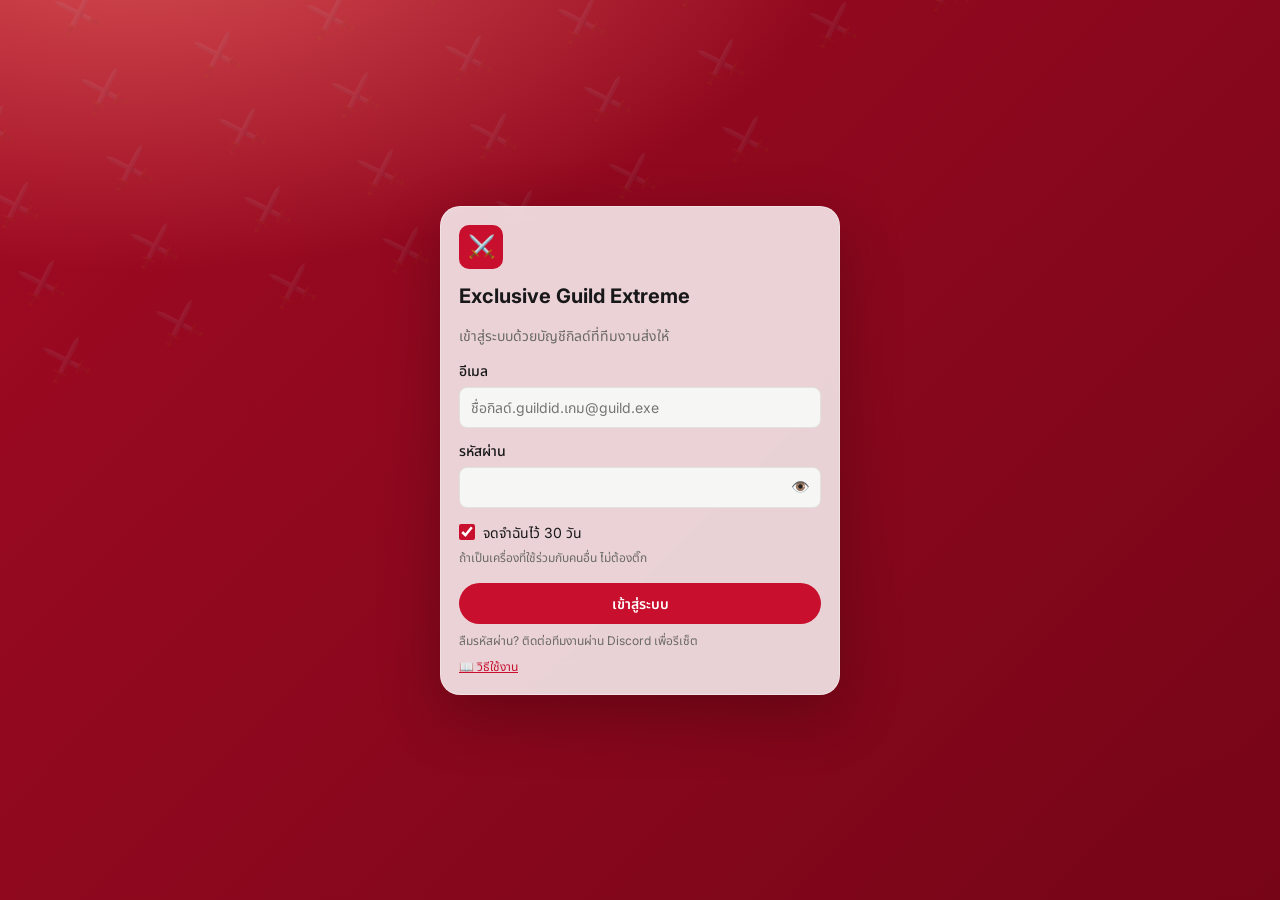
<file: docs/index.html>
<!doctype html>
<html lang="th">
<head>
<meta charset="utf-8">
<meta name="viewport" content="width=device-width, initial-scale=1">
<meta name="theme-color" content="#c8102e">
<title>Exclusive Guild Report</title>
<link rel="manifest" href="manifest.json">
<link rel="icon" type="image/png" sizes="192x192" href="icon-192.png">
<link rel="apple-touch-icon" href="icon-180.png">
<meta name="apple-mobile-web-app-capable" content="yes">
<meta name="mobile-web-app-capable" content="yes">
<meta name="apple-mobile-web-app-title" content="Guild Report">
<meta name="apple-mobile-web-app-status-bar-style" content="default">
<link rel="preconnect" href="https://fonts.googleapis.com">
<link href="https://fonts.googleapis.com/css2?family=Inter:wght@400;500;600;700&family=Noto+Sans+Thai:wght@400;500;600;700&display=swap" rel="stylesheet">
<link rel="stylesheet" href="style.css">
</head>
<body>
<div id="toast"></div>

<!-- วิธีใช้งาน (เปิดได้ทั้งก่อนและหลัง Login) -->
<div id="help" class="overlay" hidden>
  <div class="card help" role="dialog" aria-modal="true" aria-labelledby="help-t">
    <div class="help-head"><h2 id="help-t">📖 วิธีใช้งาน</h2><button class="icon" id="help-x" aria-label="ปิด">✕</button></div>
    <h3>1️⃣ เข้าสู่ระบบ</h3>
    <ul>
      <li>ใช้อีเมล + รหัสผ่านที่ทีมงานส่งให้ในห้องส่วนตัวของกิลด์</li>
      <li>เข้าครั้งแรก ระบบให้ตั้งรหัสผ่านใหม่ (อย่างน้อย 8 ตัว)</li>
      <li>ติ๊ก <b>"จดจำฉันไว้ 30 วัน"</b> จะได้ไม่ต้อง Login บ่อย (เครื่องที่ใช้ร่วมกับคนอื่นไม่ต้องติ๊ก)</li>
    </ul>
    <h3>2️⃣ ส่ง Report</h3>
    <ul>
      <li>แท็บ <b>ส่ง Report</b> → เลือก Mission → วางลิงก์หลักฐาน <b>1 กล่อง = 1 ลิงก์</b> → กดส่ง</li>
      <li>หลายลิงก์: กด <b>＋ เพิ่มลิงก์</b> · วางหลายลิงก์ในกล่องเดียวระบบแยกให้เอง · หรือ <b>📂 นำเข้าลิงก์จากไฟล์</b> (.txt .csv .xlsx)</li>
      <li>รูปหลักฐาน: กด <b>🖼️ เพิ่มรูป</b> · ลากรูปมาวาง · หรือแคปหน้าจอแล้วกด <b>Ctrl+V</b> — 1 รูป = 1 กล่อง นับเหมือนลิงก์ (รูปเก็บเป็นความลับ ทีมงานเท่านั้นที่เปิดดูได้)</li>
      <li>โพสต์ต้องเป็น <b>สาธารณะ</b> และติด Hashtag ตามกติกาของเกม</li>
      <li>1 ลิงก์ส่งได้ 1 ครั้ง · แต่ละ Mission มีจำนวนสูงสุดต่อเดือน (ดูในรายละเอียด Mission)</li>
    </ul>
    <h3>👥 รายชื่อสมาชิก</h3>
    <ul>
      <li>แท็บ <b>สมาชิก</b> → เพิ่มทีละคน · <b>วางจาก Excel</b> (ชื่อตัวละคร | EXE Number | Level) · หรือนำเข้าไฟล์ .csv / .xlsx → กด <b>💾 บันทึกรายชื่อ</b></li>
      <li>ได้รับ Benefit เฉพาะสมาชิกที่ Level ถึงเกณฑ์ (แถบเขียว = ผ่าน) · ทีมงานล็อกรายชื่อทุกวันสุดท้ายของเดือนเพื่อแจกรางวัล</li>
    </ul>
    <h3>3️⃣ ดูคะแนน</h3>
    <ul>
      <li>แท็บ <b>คะแนน</b> → คะแนนเดือนนี้ · สะสมทั้งปี · อีกกี่คะแนนถึง Rank S / SS</li>
      <li>แท็บ <b>ประวัติ</b> → 🟡 รอตรวจ · 🟢 อนุมัติ · 🔴 ปฏิเสธ (มีเหตุผลบอก แก้แล้วส่งใหม่ได้)</li>
      <li>คะแนนนับเมื่อทีมงาน <b>อนุมัติ</b> แล้วเท่านั้น · นับรอบวันที่ 1 – สิ้นเดือน</li>
    </ul>
    <h3>❓ ลืมรหัส / เข้าไม่ได้</h3>
    <ul><li>แจ้งทีมงานในห้องส่วนตัวของกิลด์ ทีมงานจะรีเซ็ตรหัสให้</li></ul>
    <p class="note muted">💡 เพิ่มเว็บนี้ลงหน้าจอหลักมือถือได้: Android ⋮ → เพิ่มลงในหน้าจอหลัก · iPhone ปุ่มแชร์ → เพิ่มไปยังหน้าจอโฮม</p>
  </div>
</div>

<!-- Login -->
<section id="v-login" class="view center">
  <form class="card narrow" id="f-login">
    <div class="logo">⚔️</div>
    <h2>Exclusive Guild Extreme</h2>
    <p class="muted">เข้าสู่ระบบด้วยบัญชีกิลด์ที่ทีมงานส่งให้</p>
    <label for="l-email">อีเมล</label>
    <input id="l-email" type="email" autocomplete="username" required placeholder="ชื่อกิลด์.guildid.เกม@guild.exe">
    <label for="l-pass">รหัสผ่าน</label>
    <input id="l-pass" type="password" autocomplete="current-password" required>
    <label class="check"><input id="l-remember" type="checkbox" checked> จดจำฉันไว้ 30 วัน</label>
    <p class="note muted" style="margin-top:2px">ถ้าเป็นเครื่องที่ใช้ร่วมกับคนอื่น ไม่ต้องติ๊ก</p>
    <button class="btn" type="submit">เข้าสู่ระบบ</button>
    <p class="note muted">ลืมรหัสผ่าน? ติดต่อทีมงานผ่าน Discord เพื่อรีเซ็ต</p>
    <p class="note"><a href="#" class="open-help">📖 วิธีใช้งาน</a></p>
  </form>
</section>

<!-- Change password -->
<section id="v-pass" class="view center">
  <form class="card narrow" id="f-pass">
    <div class="logo">🔑</div>
    <h2>ตั้งรหัสผ่านใหม่</h2>
    <p class="muted" id="pass-hint">เพื่อความปลอดภัย กรุณาเปลี่ยนรหัสผ่านก่อนใช้งาน</p>
    <label for="p-old">รหัสผ่านเดิม</label>
    <input id="p-old" type="password" autocomplete="current-password" required>
    <label for="p-new">รหัสผ่านใหม่ (อย่างน้อย 8 ตัว)</label>
    <input id="p-new" type="password" autocomplete="new-password" minlength="8" required>
    <label for="p-new2">ยืนยันรหัสผ่านใหม่</label>
    <input id="p-new2" type="password" autocomplete="new-password" minlength="8" required>
    <button class="btn" type="submit">บันทึกรหัสผ่าน</button>
    <button class="btn ghost" type="button" id="p-cancel" hidden>ยกเลิก</button>
  </form>
</section>

<!-- App -->
<section id="v-app" class="view">
  <header class="bar">
    <div class="brand">
      <b id="g-name">—</b>
      <span class="muted" id="g-game"></span>
    </div>
    <nav class="tabs">
      <button class="tab on" data-p="dash"><i>📊</i> คะแนน</button>
      <button class="tab" data-p="send"><i>📤</i> ส่ง Report</button>
      <button class="tab" data-p="hist"><i>🕘</i> ประวัติ</button>
      <button class="tab" data-p="mem"><i>🛡️</i> ข้อมูลกิลด์<b class="tab-dot" id="mem-dot" hidden>!</b></button>
    </nav>
    <div class="menu">
      <div class="dd">
        <button class="icon round" id="b-set" title="ตั้งค่า" aria-haspopup="true" aria-expanded="false">⚙️</button>
        <div class="dd-pop" id="dd-pop" hidden>
          <button class="dd-item open-help"><span>❓</span>วิธีใช้งาน</button>
          <button class="dd-item" id="b-theme"><em>🌙</em>โหมดมืด / สว่าง</button>
          <button class="dd-item" id="b-accent"><span>🎨</span>เปลี่ยนสีเน้น</button>
          <button class="dd-item" id="b-pass"><span>🔑</span>เปลี่ยนรหัสผ่าน</button>
          <button class="dd-item" id="b-install"><span>📲</span>ติดตั้งเป็นแอปบนมือถือ</button>
        </div>
      </div>
      <button class="icon round" id="b-out" title="ออกจากระบบ" aria-label="ออกจากระบบ">🚪</button>
    </div>
  </header>

  <main class="wrap">
    <!-- Dashboard -->
    <div class="page on" id="p-dash">
      <div id="d-setup"></div>
      <div id="d-notice"></div>
      <div class="head">
        <h2>คะแนนของกิลด์</h2>
        <div class="row">
          <select id="d-month" aria-label="เดือน"></select>
          <select id="d-year" aria-label="ปี"></select>
        </div>
      </div>
      <div class="grid">
        <!-- Hero: คะแนนเดือน + วงแหวนไปถึง Rank ถัดไป -->
        <div class="card span4 hero">
          <div class="hero-main">
            <div class="hero-l" id="k-month-l">คะแนนเดือนนี้</div>
            <div class="hero-n"><span id="k-month">–</span><span id="d-rank"></span></div>
            <h3 id="r-title">–</h3>
            <div id="cute"></div>
            <div class="hero-upd" id="upd"></div>
          </div>
          <div class="ring" aria-hidden="true">
            <svg viewBox="0 0 120 120"><circle class="ring-bg" cx="60" cy="60" r="52"/><circle class="ring-fg" id="r-ring" cx="60" cy="60" r="52"/></svg>
            <div class="ring-c"><b id="r-pct">0%</b><span id="r-next">ถึง S</span></div>
          </div>
        </div>
        <!-- รางวัลเดือนนี้ตาม Rank (ไอเทม / Code) -->
        <div class="card span4 reward" id="d-reward" hidden></div>
        <div class="card kpi"><div class="muted" id="k-year-l">คะแนนสะสมทั้งปี</div><div class="n" id="k-year">–</div></div>
        <div class="card kpi"><div class="muted">รอตรวจ</div><div class="n warn" id="k-pend">–</div></div>
        <div class="card kpi"><div class="muted">ถูกปฏิเสธ</div><div class="n bad" id="k-rej">–</div></div>
        <div class="card kpi"><div class="muted">🔥 ส่งติดกันสูงสุด</div><div class="n" id="k-streak">–</div></div>
        <div class="card span2">
          <h3 id="c-title">คะแนนรายเดือน</h3>
          <div class="bars" id="bars"></div>
          <div class="season" id="d-season"></div>
        </div>
        <div class="card span2">
          <h3>คะแนนแยก Mission</h3>
          <div id="per"></div>
        </div>
        <div class="card span2">
          <h3 id="hm-title">ปฏิทินความขยัน</h3>
          <div class="heat" id="heat"></div>
          <div class="heat-legend muted"><span>น้อย</span><i class="h0"></i><i class="h1"></i><i class="h2"></i><i class="h3"></i><i class="h4"></i><span>มาก</span></div>
        </div>
        <div class="card span2">
          <h3>🏅 เหรียญความสำเร็จ <span class="muted" id="bd-count"></span></h3>
          <div class="badges" id="badges"></div>
        </div>
      </div>
    </div>

    <!-- Send -->
    <div class="page" id="p-send">
      <div class="two">
        <form class="card" id="f-send" novalidate>
          <h2>ส่ง Report</h2>
          <p class="muted" id="s-sub"></p>
          <div id="s-guildwarn"></div>
          <div id="s-deadline"></div>
          <label for="s-mission">Mission</label>
          <select id="s-mission" required></select>
          <div id="s-poster-wrap" hidden>
            <label for="s-poster">ชื่อ Facebook ผู้โพสต์</label>
            <input id="s-poster" maxlength="100" placeholder="เช่น Somchai Gamer">
          </div>
          <div id="s-evidence">
          <label>หลักฐาน <span class="muted" style="font-weight:400">— 1 กล่อง = 1 ลิงก์ หรือ 1 รูป (รวมสูงสุด 50)</span></label>
          <div id="s-links" class="links"></div>
          <div class="row-btns">
            <button type="button" class="btn ghost add" id="s-add">＋ เพิ่มลิงก์</button>
            <button type="button" class="btn ghost add" id="s-addimg">🖼️ เพิ่มรูป</button>
            <button type="button" class="btn ghost add" id="s-import">📂 นำเข้าลิงก์จากไฟล์</button>
            <input type="file" id="s-img" accept="image/jpeg,image/png,image/webp,image/gif" multiple hidden>
            <input type="file" id="s-file" accept=".txt,.csv,.xlsx,.xls,text/plain,text/csv" hidden>
          </div>
          <div class="note muted">รูป: เลือกได้หลายรูป · ลากมาวาง · หรือแคปหน้าจอแล้วกด Ctrl+V ในหน้านี้ · ไฟล์ลิงก์: .txt .csv .xlsx .xls</div>
          <div class="note" id="s-count"></div>
          </div>
          <div id="s-times-wrap" hidden>
            <label for="s-times">จำนวนครั้งที่ส่ง Feedback</label>
            <div class="m-total-row"><input id="s-times" type="number" min="1" max="999" inputmode="numeric" placeholder="0"><span class="muted" id="s-times-pts">ครั้ง · ไม่ต้องแนบหลักฐาน</span></div>
          </div>
          <div id="s-result"></div>
          <label for="s-note">รายละเอียดเพิ่มเติม (ไม่บังคับ)</label>
          <textarea id="s-note" rows="3" maxlength="500"></textarea>
          <button class="btn" type="submit" id="s-btn">ส่ง Report</button>
          <p class="note muted">ส่งแล้วสถานะเป็น "รอตรวจ" คะแนนจะนับเมื่อทีมงานอนุมัติ</p>
        </form>
        <div class="card">
          <h3>รายละเอียด Mission</h3>
          <div id="s-detail" class="muted">เลือก Mission เพื่อดูรายละเอียด</div>
        </div>
      </div>
    </div>

    <!-- Members -->
    <div class="page" id="p-mem">
      <div id="m-notice"></div>
      <!-- 1 · หัวหน้ากิลด์ -->
      <div class="card m-sec">
        <div class="eyebrow">1 · ข้อมูลหัวหน้ากิลด์</div>
        <div class="m-grid2" id="m-leader">
          <label>ชื่อ - นามสกุล <i>*</i><input data-p="leaderName" maxlength="80" autocomplete="name"></label>
          <label>ชื่อเล่น <i>*</i><input data-p="leaderNick" maxlength="40"></label>
          <label>เบอร์โทรติดต่อ <i>*</i><input data-p="leaderPhone" maxlength="30" inputmode="tel" placeholder="08x-xxx-xxxx" autocomplete="tel"></label>
          <label>Link Facebook <i>*</i><input data-p="leaderFb" maxlength="300" inputmode="url" placeholder="https://www.facebook.com/..."></label>
        </div>
        <p class="note muted">🔒 เห็นได้เฉพาะกิลด์นี้และทีมงาน · ไม่แสดงให้กิลด์อื่น</p>
      </div>
      <!-- จำนวนสมาชิกทั้งหมด (ทุกเกม) -->
      <div class="card m-sec m-total" id="m-total-card">
        <div class="m-total-head"><div class="eyebrow">2 · จำนวนสมาชิกกิลด์</div><span class="pill rejected">⚠️ สำคัญ · ใช้คำนวณ Code ที่ได้รับ</span></div>
        <p class="muted m-total-sub" id="m-total-sub">กรอกจำนวนคนทั้งหมดในกิลด์ (ตามในเกม)</p>
        <div class="m-types" id="m-types"></div>
        <div class="m-total-row" id="m-total-row"><label for="m-total" class="m-total-lbl">รวมทั้งหมด</label><input id="m-total" type="number" min="0" max="9999" inputmode="numeric" placeholder="0"><span class="muted m-total-unit">คน</span><span class="m-total-cmp" id="m-total-cmp"></span></div>
        <div id="m-cuteg"></div>
      </div>
      <!-- รายชื่อสมาชิก -->
      <div class="card m-sec" id="m-list-card">
        <div class="head">
          <div><div class="eyebrow" id="m-list-t">2 · รายชื่อสมาชิก</div><p class="muted" id="m-sub" style="margin:2px 0 0"></p></div>
          <div class="row-btns">
            <button type="button" class="btn ghost add" id="m-add">＋ เพิ่มสมาชิก</button>
            <button type="button" class="btn ghost add" id="m-paste">📋 วางจาก Excel</button>
            <button type="button" class="btn add" id="m-import">📂 อัปโหลดไฟล์กิลด์เดิม</button>
            <input type="file" id="m-file" accept=".csv,.txt,.xlsx,.xls" hidden>
          </div>
        </div>
        <div class="m-stats" id="m-stats"></div>
        <div class="m-list" id="m-body"></div>
        <div id="m-cute"></div>
      </div>
      <div class="m-save"><span class="muted" id="m-dirty"></span><button type="button" class="btn" id="m-save">💾 บันทึกข้อมูลกิลด์</button></div>
      <p class="note muted">ทีมงานใช้ข้อมูลนี้ตรวจ Report และส่งรางวัลให้สมาชิก · ล็อกรายชื่อทุกวันสุดท้ายของเดือน 23:30 · แก้ไขทุกครั้งมีบันทึกประวัติ</p>
    </div>

    <!-- History -->
    <div class="page" id="p-hist">
      <div class="card">
        <div class="head">
          <h2>ประวัติการส่ง Report</h2>
          <div class="row">
            <select id="h-month" aria-label="เดือน"></select>
            <select id="h-year" aria-label="ปี"></select>
          </div>
        </div>
        <div class="tscroll"><table>
          <thead><tr><th>วันที่</th><th>Mission</th><th>หลักฐาน</th><th>สถานะ</th><th class="r">คะแนน</th></tr></thead>
          <tbody id="h-body"></tbody>
        </table></div>
      </div>
    </div>
  </main>
</section>

<script src="config.js"></script>
<script src="app.js"></script>
</body>
</html>
</file>
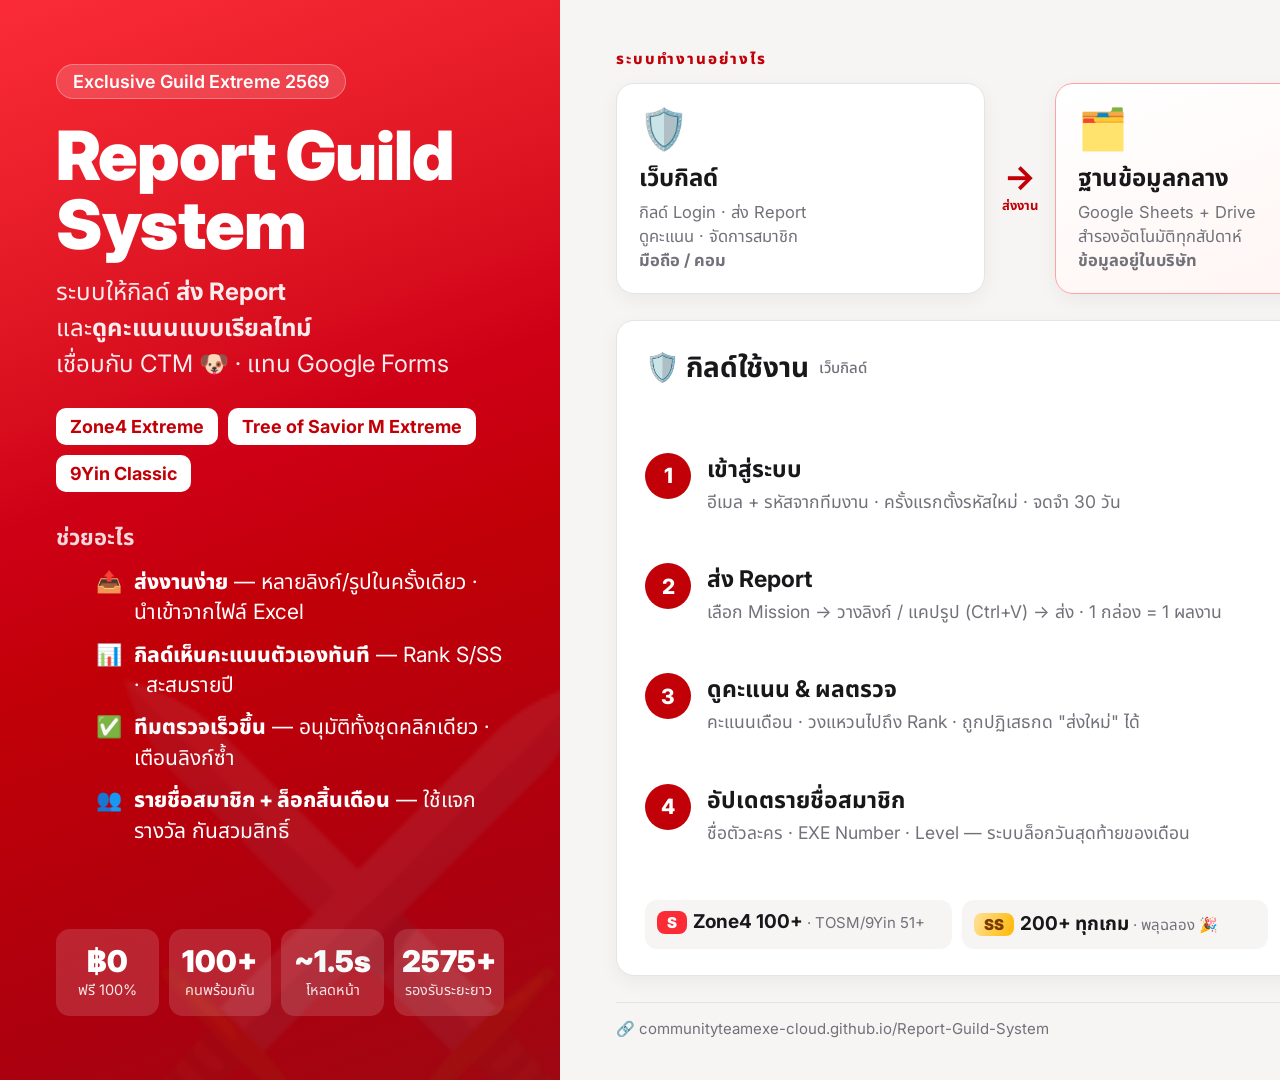
<file: presentation/rgs-overview.html>
<!doctype html>
<html lang="th"><head><meta charset="utf-8">
<link href="https://fonts.googleapis.com/css2?family=Inter:wght@400;600;700;800;900&family=Noto+Sans+Thai:wght@400;500;600;700;800&display=swap" rel="stylesheet">
<style>
:root{--p:oklch(0.505 0.213 27.518);--c1:oklch(0.808 0.114 19.571);--c2:oklch(0.637 0.237 25.331);--c4:oklch(0.505 0.213 27.518);--c5:oklch(0.444 0.177 26.899);
  --fg:#18181b;--mu:#71717a;--bd:#e4e4e7;--bg:#f6f5f4;--ok:#16a34a;--gold:#f5b301}
*{box-sizing:border-box;margin:0}
body{width:1920px;height:1080px;font-family:Inter,"Noto Sans Thai",sans-serif;color:var(--fg);background:var(--bg);overflow:hidden}
.wrap{display:grid;grid-template-columns:560px 1fr;height:100%}
/* ซ้าย */
.left{background:linear-gradient(160deg,var(--c2),var(--c4) 55%,var(--c5));color:#fff;padding:64px 56px;position:relative;overflow:hidden;display:flex;flex-direction:column}
.left::after{content:"⚔️";position:absolute;right:-60px;bottom:-80px;font-size:420px;opacity:.08}
.tag{display:inline-block;background:rgb(255 255 255 / .16);border:1px solid rgb(255 255 255 / .3);border-radius:99px;padding:6px 16px;font-size:18px;font-weight:600;width:fit-content}
h1{font-size:68px;font-weight:900;line-height:1.02;margin:22px 0 14px;letter-spacing:-1px}
.sub{font-size:24px;line-height:1.5;opacity:.92}
.games{display:flex;gap:10px;flex-wrap:wrap;margin:26px 0 30px}
.games span{background:#fff;color:var(--c4);font-weight:700;font-size:18px;border-radius:10px;padding:8px 14px}
.why h3{font-size:22px;margin-bottom:12px;opacity:.85;font-weight:700}
.why li{list-style:none;font-size:21px;line-height:1.45;margin-bottom:12px;display:flex;gap:12px}
.why li b{font-weight:800}
.stats{margin-top:auto;display:grid;grid-template-columns:repeat(4,1fr);gap:10px}
.stats div{background:rgb(255 255 255 / .14);border-radius:14px;padding:14px 8px;text-align:center}
.stats b{display:block;font-size:30px;font-weight:900}.stats span{font-size:14.5px;opacity:.9}
/* ขวา */
.right{padding:48px 56px 40px;display:flex;flex-direction:column;gap:26px}
.sec-t{font-size:15px;font-weight:800;letter-spacing:2px;color:var(--p);text-transform:uppercase;margin-bottom:12px}
/* Flow */
.flow{display:grid;grid-template-columns:1fr 70px 1fr 70px 1fr;align-items:stretch}
.node{background:#fff;border:1px solid var(--bd);border-radius:18px;padding:20px 22px;box-shadow:0 6px 20px rgb(0 0 0 / .05)}
.node .ic{font-size:40px}.node h4{font-size:24px;margin:8px 0 4px}.node p{font-size:16.5px;color:var(--mu);line-height:1.45}
.node.mid{background:linear-gradient(160deg,#fff,#fff4f2);border-color:var(--c1)}
.arrow{display:flex;flex-direction:column;align-items:center;justify-content:center;color:var(--p);font-size:13px;font-weight:700;text-align:center;gap:2px}
.arrow i{font-style:normal;font-size:34px;line-height:1}
/* Steps */
.cols{display:grid;grid-template-columns:1.25fr 1fr;gap:22px;flex:1}
.card{background:#fff;border:1px solid var(--bd);border-radius:18px;padding:26px 28px;box-shadow:0 6px 20px rgb(0 0 0 / .05);display:flex;flex-direction:column}
.steps{flex:1;display:flex;flex-direction:column;justify-content:space-evenly}
.card h3{font-size:28px;margin-bottom:14px;display:flex;align-items:center;gap:10px}
.card h3 small{font-size:15px;color:var(--mu);font-weight:500}
.step{display:flex;gap:16px;align-items:flex-start}
.num{flex:none;width:46px;height:46px;border-radius:50%;background:var(--p);color:#fff;display:grid;place-items:center;font-weight:800;font-size:21px}
.card.team .num{background:#27272a}
.step b{font-size:23px;display:block;margin-bottom:2px}.step span{font-size:17.5px;color:var(--mu);line-height:1.45}
/* rank */
.rank{display:flex;gap:10px;margin-top:auto;padding-top:6px}
.rank div{flex:1;border-radius:12px;padding:10px 12px;font-size:15px;color:var(--mu);background:var(--bg)}
.rank b{font-size:19px;color:var(--fg)}
.pill{display:inline-block;font-weight:900;border-radius:8px;padding:2px 10px;margin-right:6px;color:#fff;background:var(--c2)}
.pill.ss{background:linear-gradient(110deg,#ffe29a,#ffb703);color:#7a3b00}
.foot{display:flex;justify-content:space-between;align-items:center;font-size:15px;color:var(--mu);border-top:1px solid var(--bd);padding-top:14px}
.foot b{color:var(--p)}
</style></head><body>
<div class="wrap">
  <section class="left">
    <span class="tag">Exclusive Guild Extreme 2569</span>
    <h1>Report Guild<br>System</h1>
    <p class="sub">ระบบให้กิลด์ <b>ส่ง Report</b><br>และ<b>ดูคะแนนแบบเรียลไทม์</b><br>เชื่อมกับ CTM 🐶 · แทน Google Forms</p>
    <div class="games"><span>Zone4 Extreme</span><span>Tree of Savior M Extreme</span><span>9Yin Classic</span></div>
    <div class="why"><h3>ช่วยอะไร</h3><ul>
      <li>📤 <span><b>ส่งงานง่าย</b> — หลายลิงก์/รูปในครั้งเดียว · นำเข้าจากไฟล์ Excel</span></li>
      <li>📊 <span><b>กิลด์เห็นคะแนนตัวเองทันที</b> — Rank S/SS · สะสมรายปี</span></li>
      <li>✅ <span><b>ทีมตรวจเร็วขึ้น</b> — อนุมัติทั้งชุดคลิกเดียว · เตือนลิงก์ซ้ำ</span></li>
      <li>👥 <span><b>รายชื่อสมาชิก + ล็อกสิ้นเดือน</b> — ใช้แจกรางวัล กันสวมสิทธิ์</span></li>
    </ul></div>
    <div class="stats"><div><b>฿0</b><span>ฟรี 100%</span></div><div><b>100+</b><span>คนพร้อมกัน</span></div><div><b>~1.5s</b><span>โหลดหน้า</span></div><div><b>2575+</b><span>รองรับระยะยาว</span></div></div>
  </section>

  <section class="right">
    <div>
      <div class="sec-t">ระบบทำงานอย่างไร</div>
      <div class="flow">
        <div class="node"><div class="ic">🛡️</div><h4>เว็บกิลด์</h4><p>กิลด์ Login · ส่ง Report<br>ดูคะแนน · จัดการสมาชิก<br><b>มือถือ / คอม</b></p></div>
        <div class="arrow"><i>→</i>ส่งงาน</div>
        <div class="node mid"><div class="ic">🗂️</div><h4>ฐานข้อมูลกลาง</h4><p>Google Sheets + Drive<br>สำรองอัตโนมัติทุกสัปดาห์<br><b>ข้อมูลอยู่ในบริษัท</b></p></div>
        <div class="arrow"><i>⇄</i>ตรวจ / ผล</div>
        <div class="node"><div class="ic">🐶</div><h4>CTM ทีม Community</h4><p>ตรวจอนุมัติ · อันดับ<br>Mission · บัญชีกิลด์<br><b>ผลกลับไปเว็บกิลด์ทันที</b></p></div>
      </div>
    </div>

    <div class="cols">
      <div class="card">
        <h3>🛡️ กิลด์ใช้งาน <small>เว็บกิลด์</small></h3>
        <div class="steps">
        <div class="step"><div class="num">1</div><div><b>เข้าสู่ระบบ</b><span>อีเมล + รหัสจากทีมงาน · ครั้งแรกตั้งรหัสใหม่ · จดจำ 30 วัน</span></div></div>
        <div class="step"><div class="num">2</div><div><b>ส่ง Report</b><span>เลือก Mission → วางลิงก์ / แคปรูป (Ctrl+V) → ส่ง · 1 กล่อง = 1 ผลงาน</span></div></div>
        <div class="step"><div class="num">3</div><div><b>ดูคะแนน & ผลตรวจ</b><span>คะแนนเดือน · วงแหวนไปถึง Rank · ถูกปฏิเสธกด "ส่งใหม่" ได้</span></div></div>
        <div class="step"><div class="num">4</div><div><b>อัปเดตรายชื่อสมาชิก</b><span>ชื่อตัวละคร · EXE Number · Level — ระบบล็อกวันสุดท้ายของเดือน</span></div></div>
        </div>
        <div class="rank">
          <div><span class="pill">S</span><b>Zone4 100+</b> · TOSM/9Yin 51+</div>
          <div><span class="pill ss">SS</span><b>200+ ทุกเกม</b> · พลุฉลอง 🎉</div>
        </div>
      </div>
      <div class="card team">
        <h3>🐶 ทีมใช้งาน <small>CTM → Guild Report System</small></h3>
        <div class="steps">
        <div class="step"><div class="num">1</div><div><b>สร้างบัญชีกิลด์</b><span>ได้อีเมล + รหัสพร้อมข้อความส่งใน Discord</span></div></div>
        <div class="step"><div class="num">2</div><div><b>ตรวจ Report</b><span>เปิดลิงก์/รูปทีละอัน → ผ่าน/ไม่ผ่าน → ยืนยันครั้งเดียว</span></div></div>
        <div class="step"><div class="num">3</div><div><b>ดูอันดับ & Export</b><span>รายเดือน · รายไตรมาส (Rising Star) · CSV</span></div></div>
        <div class="step"><div class="num">4</div><div><b>ตั้งค่า Mission & Rank</b><span>เพิ่ม Mission พิเศษรายเดือน · เปลี่ยนเกณฑ์รายปี</span></div></div>
        </div>
        <div class="rank"><div>🔍 <b>เตือนอัตโนมัติ</b> ลิงก์ซ้ำข้ามกิลด์ · EXE Number อยู่หลายกิลด์</div></div>
      </div>
    </div>

    <div class="foot"><span>🔗 communityteamexe-cloud.github.io/Report-Guild-System</span><span>ต่อไป: <b>สรุปรางวัลสิ้นเดือน · ติดตามสิทธิ์ Rising Star / Meeting · เตือนใน Discord</b></span></div>
  </section>
</div>
</body></html>
</file>
<file: docs/style.css>
:root{
  --background:oklch(1 0 0);--foreground:oklch(0.145 0 0);--card:oklch(1 0 0);
  --primary:oklch(0.505 0.213 27.518);--primary-foreground:oklch(0.971 0.013 17.38);
  --secondary:oklch(0.967 0.001 286.375);--muted:oklch(0.97 0 0);--muted-foreground:oklch(0.556 0 0);
  --border:oklch(0.922 0 0);--ring:oklch(0.708 0 0);--destructive:oklch(0.577 0.245 27.325);
  --chart-1:oklch(0.808 0.114 19.571);--chart-2:oklch(0.637 0.237 25.331);--chart-3:oklch(0.577 0.245 27.325);--chart-4:oklch(0.505 0.213 27.518);--chart-5:oklch(0.444 0.177 26.899);--ok:oklch(0.55 0.15 150);--warn:oklch(0.6 0.13 70);
  --radius:0.45rem;color-scheme:light;
}
:root.dark{
  --background:oklch(0.145 0 0);--foreground:oklch(0.985 0 0);--card:oklch(0.205 0 0);
  --primary:oklch(0.444 0.177 26.899);--secondary:oklch(0.274 0.006 286.033);--muted:oklch(0.269 0 0);
  --muted-foreground:oklch(0.708 0 0);--border:oklch(1 0 0 / 10%);--ring:oklch(0.556 0 0);
  --destructive:oklch(0.704 0.191 22.216);--ok:oklch(0.72 0.15 150);--warn:oklch(0.78 0.13 80);color-scheme:dark;
}
*{box-sizing:border-box}
body{margin:0;font-family:Inter,"Noto Sans Thai",sans-serif;background:var(--muted);color:var(--foreground);font-size:14px;line-height:1.5}
a{color:var(--primary)}
.muted{color:var(--muted-foreground)}
h2{margin:0 0 4px;font-size:20px}h3{margin:0 0 10px;font-size:15px}
.view{display:none}.view.on{display:block}
.center.on{display:flex;min-height:100vh;align-items:center;justify-content:center;padding:16px}
.card{background:var(--card);border:1px solid var(--border);border-radius:calc(var(--radius) + 4px);padding:18px}
.narrow{width:100%;max-width:400px}
.logo{width:44px;height:44px;border-radius:10px;background:var(--primary);color:#fff;display:grid;place-items:center;font-size:22px;margin-bottom:12px}
label{display:block;font-weight:500;margin:12px 0 6px}
input,select,textarea{width:100%;padding:9px 11px;border:1px solid var(--border);border-radius:var(--radius);font:inherit;background:var(--background);color:var(--foreground)}
input:focus,select:focus,textarea:focus,button:focus-visible{outline:2px solid var(--ring);outline-offset:1px}
.check{display:flex;align-items:center;gap:8px;font-weight:400;cursor:pointer;margin-top:14px}
.check input{width:16px;height:16px;margin:0;accent-color:var(--primary)}
.btn{background:var(--primary);color:var(--primary-foreground);border:0;padding:10px 16px;border-radius:var(--radius);font:inherit;font-weight:600;cursor:pointer;width:100%;margin-top:16px}
.btn.ghost{background:var(--secondary);color:var(--foreground);margin-top:8px}
.btn:disabled{opacity:.6;cursor:wait}
.note{font-size:12px;margin:8px 0 0}
/* bar */
.bar{background:var(--card);border-bottom:1px solid var(--border);padding:10px 16px;display:flex;gap:12px;align-items:center;flex-wrap:wrap;position:sticky;top:0;z-index:5}
.brand{display:flex;flex-direction:column;margin-right:auto;min-width:0}
.brand b{white-space:nowrap;overflow:hidden;text-overflow:ellipsis}
.brand span{font-size:12px}
.tabs{display:flex;gap:6px}
.tab{border:1px solid var(--border);background:var(--card);color:var(--foreground);padding:6px 12px;border-radius:var(--radius);cursor:pointer;font:inherit}
.tab.on{background:var(--primary);color:var(--primary-foreground);border-color:var(--primary)}
.menu{display:flex;gap:4px}
.icon{border:0;background:transparent;color:var(--foreground);font-size:17px;width:34px;height:34px;border-radius:var(--radius);cursor:pointer}
.icon:hover{background:var(--secondary)}
/* layout */
.wrap{max-width:1000px;margin:0 auto;padding:20px 16px 40px}
.page{display:none}.page.on{display:block}
.head{display:flex;justify-content:space-between;align-items:center;gap:12px;flex-wrap:wrap;margin-bottom:14px}
.row{display:flex;gap:8px}.row select{width:auto}
.grid{display:grid;gap:14px;grid-template-columns:repeat(4,1fr)}
.span2{grid-column:span 2}.span4{grid-column:span 4}
.two{display:grid;grid-template-columns:1.3fr 1fr;gap:14px;align-items:start}
.kpi .n{font-size:30px;font-weight:700;margin-top:4px;font-variant-numeric:tabular-nums}
.n.warn{color:var(--warn)}.n.bad{color:var(--destructive)}
.pill{display:inline-block;padding:2px 10px;border-radius:99px;font-size:12px;font-weight:600;background:var(--secondary);vertical-align:middle}
.pill.SS{background:var(--primary);color:#fff}.pill.S{background:var(--chart-1);color:#000}
.pill.approved{background:color-mix(in oklch,var(--ok) 18%,transparent);color:var(--ok)}
.pill.pending{background:color-mix(in oklch,var(--warn) 22%,transparent);color:var(--warn)}
.pill.rejected{background:color-mix(in oklch,var(--destructive) 15%,transparent);color:var(--destructive)}
.prog{height:10px;background:var(--muted);border-radius:99px;overflow:hidden;margin:10px 0 6px;position:relative}
.prog i{position:absolute;inset:0 auto 0 0;background:var(--primary);border-radius:99px;transition:width .4s}
.marks{display:flex;justify-content:space-between;font-size:12px}
.bars{display:flex;align-items:flex-end;gap:5px;height:150px;margin:8px 0 24px}
.bars div{flex:1;background:var(--chart-1);border-radius:4px 4px 0 0;position:relative;min-height:2px}
.bars div.cur{background:var(--primary)}
.bars span{position:absolute;bottom:-20px;left:-4px;right:-4px;text-align:center;font-size:10px;color:var(--muted-foreground)}
.bars em{position:absolute;top:-18px;left:-4px;right:-4px;text-align:center;font-size:10px;font-style:normal}
.mission{display:flex;justify-content:space-between;gap:10px;padding:9px 0;border-bottom:1px solid var(--border)}
.mission:last-child{border:0}
.badge{display:flex;gap:10px;align-items:center;padding:10px 12px;border-radius:var(--radius);background:color-mix(in oklch,var(--chart-1) 25%,transparent);margin-top:12px}
.tscroll{overflow-x:auto}
table{width:100%;border-collapse:collapse;min-width:520px}
td,th{padding:9px 6px;border-bottom:1px solid var(--border);text-align:left;vertical-align:top}
th{font-size:12px;color:var(--muted-foreground);font-weight:500}
.r{text-align:right}
.empty{padding:28px 8px;text-align:center;color:var(--muted-foreground)}
#toast{position:fixed;left:50%;bottom:20px;transform:translateX(-50%);z-index:50;display:flex;flex-direction:column;gap:8px;width:min(92vw,420px)}
#toast div{background:var(--foreground);color:var(--background);padding:10px 14px;border-radius:var(--radius);box-shadow:0 6px 20px rgb(0 0 0 / .2)}
#toast div.err{background:var(--destructive);color:#fff}
@media (max-width:760px){
  .grid{grid-template-columns:1fr 1fr}.span2,.span4{grid-column:span 2}.two{grid-template-columns:1fr}
  .tabs{order:3;width:100%}.tab{flex:1}
  .kpi .n{font-size:24px}
}
/* loading */
.loading .kpi .n,.loading #r-title{animation:pulse 1.2s ease-in-out infinite;color:var(--muted-foreground)}
@keyframes pulse{50%{opacity:.35}}
/* หลายลิงก์ */
#s-count .ok{color:var(--ok)}#s-count .warn{color:var(--warn)}#s-count .bad{color:var(--destructive)}
.result{margin-top:12px;padding:12px 14px;border-radius:var(--radius);border:1px solid var(--border)}
.result.good{background:color-mix(in oklch,var(--ok) 12%,transparent);border-color:color-mix(in oklch,var(--ok) 35%,transparent)}
.result.mixed{background:color-mix(in oklch,var(--warn) 14%,transparent);border-color:color-mix(in oklch,var(--warn) 40%,transparent)}
.result ul{margin:6px 0 8px;padding-left:18px;font-size:13px}
.result li span{word-break:break-all}
.links{display:flex;flex-direction:column;gap:8px}
.link-row{display:flex;align-items:center;gap:6px}
.link-row .n{width:20px;text-align:right;font-size:12px;color:var(--muted-foreground);flex:none}
.link-row input.is-bad{border-color:var(--destructive);background:color-mix(in oklch,var(--destructive) 6%,var(--background))}
.link-row input.is-dup{border-color:var(--warn)}
.link-row .x{flex:none;color:var(--muted-foreground);font-size:20px;line-height:1}
.link-row .x:hover{color:var(--destructive)}
.btn.add{width:auto;margin-top:8px;padding:7px 12px;font-weight:500}
.row-btns{display:flex;gap:8px;flex-wrap:wrap}
.links.drag{outline:2px dashed var(--primary);outline-offset:4px;border-radius:var(--radius)}
/* วิธีใช้งาน */
.overlay{position:fixed;inset:0;z-index:40;background:rgb(0 0 0 / .45);display:flex;align-items:center;justify-content:center;padding:16px}
.overlay[hidden]{display:none}
.help{width:100%;max-width:560px;max-height:88vh;overflow-y:auto}
.help-head{display:flex;justify-content:space-between;align-items:center;margin-bottom:6px}
.help h3{margin:16px 0 6px}
.help ul{margin:0;padding-left:20px;line-height:1.7}
/* กล่องรูป */
.img-box{flex:1;min-width:0;display:flex;align-items:center;gap:10px;padding:5px 8px;border:1px solid var(--border);border-radius:var(--radius);background:var(--background)}
.img-box img{width:48px;height:48px;object-fit:cover;border-radius:4px;flex:none;background:var(--muted)}
.img-box span{font-size:13px;overflow:hidden;text-overflow:ellipsis;white-space:nowrap}
/* แจ้งเตือนบนหน้า (ผลตรวจ · นับถอยหลัง · ต้อนรับ) */
.notice{display:flex;gap:10px;align-items:flex-start;justify-content:space-between;flex-wrap:wrap;padding:12px 14px;margin-bottom:12px;border-radius:var(--radius);border:1px solid var(--border);background:var(--card)}
.notice ul{margin:6px 0 0;padding-left:18px;font-size:13px}
.notice.good{background:color-mix(in oklch,var(--ok) 10%,var(--card));border-color:color-mix(in oklch,var(--ok) 35%,transparent)}
.notice.warn{background:color-mix(in oklch,var(--warn) 14%,var(--card));border-color:color-mix(in oklch,var(--warn) 40%,transparent)}
.notice.info{background:color-mix(in oklch,var(--chart-1) 18%,var(--card))}
.notice.welcome{background:color-mix(in oklch,var(--primary) 8%,var(--card));border-color:color-mix(in oklch,var(--primary) 30%,transparent)}
.notice-act{display:flex;gap:8px;align-items:center}
.notice-act .btn{width:auto;margin:0;padding:8px 14px}
#s-deadline .notice{margin:10px 0 0}
.link-btn{background:none;border:0;padding:4px 0;color:var(--primary);font:inherit;font-size:12.5px;font-weight:600;cursor:pointer}
/* รหัสผ่าน */
.pw{position:relative}
.pw input{padding-right:42px}
.pw .eye{position:absolute;right:4px;top:50%;transform:translateY(-50%);font-size:15px}
.caps{color:var(--warn);margin-top:4px}
/* ดูรูปใหญ่ */
.viewer{z-index:60;flex-direction:column}
.viewer figure{margin:0;max-width:94vw;max-height:88vh;text-align:center}
.viewer img{max-width:94vw;max-height:80vh;border-radius:8px;box-shadow:0 10px 40px rgb(0 0 0 / .4);background:#fff}
.viewer figcaption{color:#fff;font-size:13px;margin-top:8px}
.viewer .x{position:fixed;top:12px;right:12px;color:#fff;font-size:20px}
.img-box{cursor:zoom-in}
/* ไอคอนหัวเว็บมีป้ายชื่อ */
.icon.lbl{width:auto;height:auto;padding:4px 8px;display:flex;flex-direction:column;align-items:center;gap:1px;font-size:16px;line-height:1.1}
.icon.lbl em{font-style:normal}
.icon.lbl span{font-size:10.5px;color:var(--muted-foreground)}
.tab i{font-style:normal}
/* มือถือ: เมนูล่าง */
@media (max-width:760px){
  .bar .tabs{position:fixed;left:0;right:0;bottom:0;z-index:30;margin:0;width:auto;background:var(--card);border-top:1px solid var(--border);padding:6px 8px calc(6px + env(safe-area-inset-bottom));gap:6px;box-shadow:0 -4px 16px rgb(0 0 0 / .06)}
  .bar .tab{display:flex;flex-direction:column;align-items:center;gap:2px;padding:6px 4px;font-size:12px;border:0}
  .bar .tab i{font-size:18px}
  #v-app .wrap{padding-bottom:96px}
  .icon.lbl span{display:none}
  .icon.lbl{padding:6px}
}
@media (max-width:760px){#toast{bottom:96px}}

/* ================= WOW ================= */
/* 4. Hero คะแนนเดือน + วงแหวน */
.hero{display:flex;align-items:center;justify-content:space-between;gap:20px;color:#fff;border:0;overflow:hidden;position:relative;
  background:linear-gradient(135deg,var(--chart-2),var(--chart-4) 55%,var(--chart-5))}
.hero::after{content:"";position:absolute;right:-60px;top:-60px;width:240px;height:240px;border-radius:50%;background:rgb(255 255 255 / .08);pointer-events:none}
.hero-l{font-size:13px;opacity:.85}
.hero-n{display:flex;align-items:center;gap:12px;font-size:52px;font-weight:800;line-height:1.1;margin:4px 0 6px;font-variant-numeric:tabular-nums}
.hero h3{margin:0 0 4px;font-weight:600}
.hero-upd{font-size:11.5px;opacity:.75;margin-top:6px}
.hero .badge{background:rgb(255 255 255 / .16);color:#fff}
.ring{position:relative;width:128px;height:128px;flex:none}
.ring svg{width:100%;height:100%;transform:rotate(-90deg)}
.ring circle{fill:none;stroke-width:10}
.ring-bg{stroke:rgb(255 255 255 / .22)}
.ring-fg{stroke:#fff;stroke-linecap:round;transition:stroke-dashoffset 1.2s cubic-bezier(.2,.8,.2,1)}
.hero[data-rank="SS"] .ring-fg{stroke:#ffd166}
.ring-c{position:absolute;inset:0;display:flex;flex-direction:column;align-items:center;justify-content:center}
.ring-c b{font-size:24px}.ring-c span{font-size:11px;opacity:.85}
/* 2. ป้าย Rank เรืองแสง */
.pill.rank{font-size:14px;padding:4px 12px;letter-spacing:.5px}
.hero .pill.rank.S{background:rgb(255 255 255 / .92);color:var(--chart-4);box-shadow:0 0 0 0 rgb(255 255 255 / .6);animation:glow 2.4s ease-in-out infinite}
.hero .pill.rank.SS{position:relative;color:#7a3b00;background:linear-gradient(110deg,#ffe29a,#ffd166 40%,#fff4cf 50%,#ffd166 60%,#ffb703);background-size:250% 100%;animation:shine 2.8s linear infinite,glow 2.4s ease-in-out infinite}
@keyframes glow{50%{box-shadow:0 0 18px 4px rgb(255 255 255 / .55)}}
@keyframes shine{to{background-position:-250% 0}}
/* 5. กราฟแท่งโตขึ้น + ดาวเดือน SS */
.bars div{height:var(--h);animation:grow .8s cubic-bezier(.2,.8,.2,1) both;animation-delay:calc(var(--i) * 45ms);transform-origin:bottom;
  background:linear-gradient(to top,var(--chart-1),color-mix(in oklch,var(--chart-1) 60%,#fff))}
.bars div.cur{background:linear-gradient(to top,var(--chart-4),var(--chart-2))}
.bars div.ss{background:linear-gradient(to top,var(--chart-5),var(--chart-3))}
.bars div.ss em{color:var(--chart-4);font-weight:700}
@keyframes grow{from{transform:scaleY(0)}}
/* 6. ปฏิทินความขยัน */
.heat{display:grid;grid-template-columns:repeat(7,1fr);gap:5px}
.heat b{font-size:11px;font-weight:500;color:var(--muted-foreground);text-align:center}
.heat i{font-style:normal;aspect-ratio:1;border-radius:6px;display:grid;place-items:center;font-size:11px;color:var(--muted-foreground);animation:pop .4s both;animation-delay:calc(var(--i) * 15ms)}
.heat .h0,.heat-legend .h0{background:var(--muted)}
.heat .h1,.heat-legend .h1{background:color-mix(in oklch,var(--chart-1) 45%,var(--card))}
.heat .h2,.heat-legend .h2{background:var(--chart-1);color:#5a0f0f}
.heat .h3,.heat-legend .h3{background:var(--chart-3);color:#fff}
.heat .h4,.heat-legend .h4{background:var(--chart-5);color:#fff}
.heat .today{outline:2px solid var(--primary);outline-offset:1px;font-weight:700}
.heat .future{opacity:.35}
.heat-legend{display:flex;align-items:center;gap:4px;justify-content:flex-end;font-size:11px;margin-top:10px}
.heat-legend i{width:12px;height:12px;border-radius:3px;display:inline-block}
@keyframes pop{from{transform:scale(.4);opacity:0}}
/* 7. เหรียญ */
.badges{display:grid;grid-template-columns:repeat(auto-fill,minmax(118px,1fr));gap:10px}
.bd{display:flex;flex-direction:column;align-items:center;text-align:center;gap:3px;padding:12px 8px;border-radius:12px;border:1px dashed var(--border);background:var(--muted)}
.bd span{font-size:28px;filter:grayscale(1);opacity:.4}
.bd b{font-size:12.5px}.bd small{font-size:10.5px;color:var(--muted-foreground);line-height:1.3}
.bd.on{border-style:solid;border-color:color-mix(in oklch,var(--primary) 45%,transparent);background:linear-gradient(160deg,color-mix(in oklch,var(--chart-1) 30%,var(--card)),var(--card));box-shadow:0 4px 18px color-mix(in oklch,var(--primary) 18%,transparent)}
.bd.on span{filter:none;opacity:1;animation:bob 3s ease-in-out infinite}
@keyframes bob{50%{transform:translateY(-3px) rotate(-4deg)}}
/* 8. Skeleton shimmer ระหว่างโหลด */
.loading .card:not(.hero) .n,.loading .hero-n{color:transparent!important;border-radius:6px;animation:none;
  background:linear-gradient(90deg,var(--muted) 25%,color-mix(in oklch,var(--muted) 50%,var(--card)) 50%,var(--muted) 75%);background-size:200% 100%;animation:shimmer 1.2s linear infinite;width:60%}
.loading .hero-n{background:linear-gradient(90deg,rgb(255 255 255 / .15) 25%,rgb(255 255 255 / .35) 50%,rgb(255 255 255 / .15) 75%);background-size:200% 100%}
@keyframes shimmer{to{background-position:-200% 0}}
/* 9. หน้า Login ไล่เฉด + ลายดาบ + การ์ดกระจก */
#v-login.on,#v-pass.on{background:radial-gradient(1200px 600px at 10% -10%,var(--chart-2),transparent 60%),radial-gradient(900px 500px at 110% 110%,var(--chart-5),transparent 55%),linear-gradient(135deg,var(--chart-4),var(--chart-5));position:relative;overflow:hidden}
#v-login.on::before,#v-pass.on::before{content:"⚔️ ⚔️ ⚔️ ⚔️ ⚔️ ⚔️ ⚔️ ⚔️ ⚔️ ⚔️ ⚔️ ⚔️ ⚔️ ⚔️ ⚔️ ⚔️ ⚔️ ⚔️ ⚔️ ⚔️ ⚔️ ⚔️ ⚔️ ⚔️ ⚔️ ⚔️ ⚔️ ⚔️ ⚔️ ⚔️ ⚔️ ⚔️ ⚔️ ⚔️ ⚔️ ⚔️ ⚔️ ⚔️ ⚔️ ⚔️ ⚔️ ⚔️ ⚔️ ⚔️ ⚔️ ⚔️ ⚔️ ⚔️ ⚔️ ⚔️ ⚔️ ⚔️ ⚔️ ⚔️ ⚔️ ⚔️ ⚔️ ⚔️ ⚔️ ⚔️ ⚔️ ⚔️ ⚔️ ⚔️ ⚔️ ⚔️ ⚔️ ⚔️ ⚔️ ⚔️";
  position:absolute;inset:-20%;font-size:34px;line-height:2.4;letter-spacing:34px;opacity:.07;transform:rotate(-18deg);pointer-events:none;word-break:break-all}
#v-login .card,#v-pass .card{position:relative;background:color-mix(in oklch,var(--card) 82%,transparent);backdrop-filter:blur(14px);-webkit-backdrop-filter:blur(14px);border-color:rgb(255 255 255 / .35);box-shadow:0 20px 60px rgb(0 0 0 / .25)}
/* 1. ฉลอง */
.celebrate{z-index:70}
.celebrate canvas{position:fixed;inset:0;pointer-events:none}
.cele{position:relative;text-align:center;max-width:340px;animation:rise .6s cubic-bezier(.2,1.3,.4,1) both}
.cele-rank{width:92px;height:92px;margin:-62px auto 8px;border-radius:50%;display:grid;place-items:center;font-size:34px;font-weight:900;color:#fff;border:4px solid var(--card);
  background:linear-gradient(135deg,var(--chart-2),var(--chart-5));box-shadow:0 10px 30px color-mix(in oklch,var(--primary) 45%,transparent)}
.cele-rank.SS{background:linear-gradient(135deg,#ffe29a,#ffb703);color:#7a3b00}
.cele p{margin:6px 0}
@keyframes rise{from{transform:translateY(40px) scale(.9);opacity:0}}
/* 10. เครื่องหมายถูกวาดตัวเอง */
.done{z-index:70}
.done-card{display:flex;flex-direction:column;align-items:center;gap:10px;padding:26px 30px;animation:rise .4s both}
.done-card svg{width:84px;height:84px}
.done-card circle{fill:none;stroke:var(--ok);stroke-width:3;stroke-dasharray:152;stroke-dashoffset:152;animation:draw .6s ease-out forwards}
.done-card path{fill:none;stroke:var(--ok);stroke-width:4;stroke-linecap:round;stroke-linejoin:round;stroke-dasharray:40;stroke-dashoffset:40;animation:draw .35s .55s ease-out forwards}
@keyframes draw{to{stroke-dashoffset:0}}
@media (max-width:760px){.hero{flex-direction:column;align-items:flex-start}.ring{align-self:center}.hero-n{font-size:44px}}
/* ลดการเคลื่อนไหว */
@media (prefers-reduced-motion:reduce){*,*::before,*::after{animation:none!important;transition:none!important}}
@media (prefers-reduced-motion:reduce){.done-card circle,.done-card path{stroke-dashoffset:0!important}.heat i,.bars div{opacity:1;transform:none}}
/* ===== สมาชิกกิลด์ ===== */
.m-stats{display:grid;grid-template-columns:repeat(4,1fr);gap:10px;margin:4px 0 14px}
.m-stats div{background:var(--muted);border-radius:var(--radius);padding:10px 12px;display:flex;flex-direction:column}
.m-stats b{font-size:20px;font-variant-numeric:tabular-nums}.m-stats span{font-size:12px;color:var(--muted-foreground)}
.m-stats .ok b{color:var(--ok)}.m-stats .warn b{color:var(--warn)}
.m-list{display:flex;flex-direction:column;gap:6px}
.m-row{display:grid;grid-template-columns:28px 1.4fr 1fr 1.2fr 1fr 96px 34px;gap:8px;align-items:center;padding:6px 4px;border-bottom:1px solid var(--border)}
.m-row.m-head{font-size:12px;color:var(--muted-foreground);font-weight:500;border-bottom:1px solid var(--border)}
.m-row .n{font-size:12px;color:var(--muted-foreground);text-align:right}
.m-row label{display:block;margin:0;font-weight:400}
.m-row small{display:none}
.m-row input,.m-row select{padding:7px 9px}
.m-row.dup input[data-f="inGameId"]{border-color:var(--warn);background:color-mix(in oklch,var(--warn) 10%,var(--background))}
.m-row .lv{position:relative}
.lvbar{display:block;height:4px;border-radius:99px;background:var(--muted);margin-top:4px;overflow:hidden}
.lvbar i{display:block;height:100%;background:var(--warn);border-radius:99px;transition:width .4s}
.lvbar.pass i{background:var(--ok)}
.m-row .lv em{font-style:normal;font-size:11px;color:var(--muted-foreground)}
.m-row .dc{display:flex;align-items:center;gap:6px;justify-content:center}
.m-row .dc input{width:16px;height:16px;accent-color:var(--primary)}
.m-save{display:flex;align-items:center;justify-content:flex-end;gap:12px;position:sticky;bottom:0;background:var(--card);padding:10px 14px;margin-top:6px;border:1px solid var(--border);border-radius:14px;box-shadow:0 -4px 14px rgb(0 0 0 / .06)}
.m-save .btn{width:auto;margin:0}
.m-save .muted{color:var(--warn)}
@media (max-width:760px){
  .m-stats{grid-template-columns:1fr 1fr}
  .m-row.m-head{display:none}
  .m-row{grid-template-columns:1fr 1fr;border:1px solid var(--border);border-radius:12px;padding:10px 12px;position:relative;background:var(--card)}
  .m-row .n{position:absolute;top:8px;right:40px}
  .m-row small{display:block;font-size:11px;color:var(--muted-foreground);margin-bottom:3px}
  .m-row label:nth-of-type(1){grid-column:1 / -1;padding-right:56px}
  .m-row .x{position:absolute;top:4px;right:4px}
  .m-row .dc{justify-content:flex-start}
  .m-save{bottom:72px}
}
/* ไอคอนแท็บอยู่ในวงกลม — แท็บที่เลือก (พื้นแดง) วงกลมขาว ไอคอนไม่กลืน */
.tab i{display:inline-grid;place-items:center;width:26px;height:26px;border-radius:50%;background:var(--muted);font-size:15px;line-height:1;vertical-align:middle;transition:background .2s,transform .2s}
.tab.on i{background:#fff;box-shadow:0 1px 4px rgb(0 0 0 / .18)}
@media (max-width:760px){
  .bar .tab i{width:32px;height:32px;font-size:18px}
  .bar .tab.on i{transform:translateY(-1px) scale(1.05)}
}

/* ===== CTM Next theme (13 ต.ค. 69) — โทนเดียวกับ CTM · สีเน้นเปลี่ยนได้ 20 สี (--primary) ===== */
:root{--background:#f6f6f4;--foreground:#18181a;--card:#fff;--muted:#efeee9;--muted-foreground:#6b6a66;--border:#e2e1dc;
  --primary:var(--accent,#c8102e);--primary-foreground:#fff;--ok:#1f8a4c;--warn:#9a5b00;--bad:#c2271d;--radius:8px}
:root.dark{--background:#121214;--foreground:#f2f2f0;--card:#1b1b1e;--muted:#232327;--muted-foreground:#9a9993;--border:#2c2c31;
  --primary:var(--accent,#e0334f);--ok:#4cc27e;--warn:#e0a640;--bad:#f0675c}
body{background:var(--background)}
.card{border-radius:20px;box-shadow:0 1px 2px rgb(0 0 0 / .04)}
.btn,.tab{border-radius:999px}
.tab.on{background:var(--foreground);color:var(--background);border-color:var(--foreground)}
.tab{position:relative}
.tab-dot{position:absolute;top:2px;right:2px;width:9px;height:9px;border-radius:50%;background:var(--bad);box-shadow:0 0 0 2px var(--card)}
.accent-pop{position:absolute;right:12px;top:56px;z-index:60;display:grid;grid-template-columns:repeat(5,28px);gap:8px;padding:14px;background:var(--card);border:1px solid var(--border);border-radius:14px;box-shadow:0 10px 30px rgb(0 0 0 / .15)}
.accent-pop button{width:28px;height:28px;border-radius:50%;border:2px solid transparent;cursor:pointer}
.accent-pop button.on{border-color:var(--foreground);box-shadow:inset 0 0 0 2px var(--card)}

/* ===== ข้อมูลกิลด์ ===== */
.m-sec{margin-bottom:14px}
.m-grid2{display:grid;grid-template-columns:1fr 1fr;gap:10px 14px}
.m-total-row{display:flex;gap:10px;align-items:center;flex-wrap:wrap;margin-top:4px}.m-total-row input{max-width:120px;font-size:20px;font-weight:700;text-align:center;margin:0}
.m-total-head{display:flex;gap:10px;align-items:center;justify-content:space-between;flex-wrap:wrap}.m-total-head .eyebrow{margin:0}
.m-total-sub{margin:4px 0 10px;font-size:13px}.m-total-lbl{margin:0;font-weight:700;font-size:14px}
.m-total-row.auto .m-total-lbl,.m-total-row.auto input,.m-total-row.auto .m-total-unit{display:none}   /* แบบ A: ไม่มีแถวรวม · เหลือบรรทัดสรุปเล็ก */
.m-total-row.auto .m-total-cmp{margin-left:0;flex:1;display:flex;justify-content:space-between;align-items:center;gap:8px;font-size:13px}
.m-total-cmp{margin-left:auto}
.m-cuteg{display:grid;grid-template-columns:36px 1fr auto;gap:12px;align-items:center;border-radius:14px;padding:12px 14px;margin-top:12px}
.m-cuteg .i{font-size:24px;text-align:center}.m-cuteg .ck{font-size:13px;line-height:1.8}.m-cuteg.y{background:color-mix(in oklch,#ec4899 8%,transparent);border:1px solid color-mix(in oklch,#ec4899 30%,transparent)}.m-cuteg.n{background:var(--muted);border:1px dashed var(--border)}
.m-list.z4 .m-row{grid-template-columns:28px 1.6fr 1.2fr 1fr 1.1fr 76px 34px}
.m-list.tosm .m-row{grid-template-columns:28px 1.5fr 1fr 1.1fr 34px}
.m-row input.mono{font-family:ui-monospace,Consolas,monospace;font-size:12px;letter-spacing:.02em}
.m-row input.warn,.m-row select.warn{border-color:var(--warn);background:color-mix(in srgb,var(--warn) 10%,var(--background))}
.m-row .warn-t{font-style:normal;font-size:11px;color:var(--warn)}
.m-row .cute{display:flex;flex-direction:column;align-items:center;gap:2px}
.m-row .cute input{width:18px;height:18px;accent-color:#d6336c}.m-row .cute small{display:block;font-size:10px;color:var(--muted-foreground)}
.m-row.picked{background:color-mix(in srgb,#d6336c 7%,transparent);border-radius:10px}
.setup{display:grid;grid-template-columns:80px 1fr auto;gap:16px;align-items:center;margin-bottom:14px;border:1.5px solid color-mix(in srgb,var(--warn) 45%,var(--border))}
.setup .btn{width:auto;margin:0}
.setup-ring{position:relative;width:80px;height:80px}.setup-ring svg{width:100%;height:100%;transform:rotate(-90deg)}
.setup-ring circle{fill:none;stroke-width:8}.setup-ring .t{stroke:var(--muted)}.setup-ring .p{stroke:var(--warn);stroke-linecap:round;transition:stroke-dashoffset .6s}
.setup-ring b{position:absolute;inset:0;display:grid;place-items:center;font-size:17px}
.setup-step{display:flex;gap:8px;align-items:center;padding:3px 0}
.setup-step .ck{width:20px;height:20px;border-radius:50%;display:grid;place-items:center;font-size:11px;background:var(--muted);color:var(--muted-foreground)}
.setup-step .ck.done{background:var(--ok);color:#fff}
@media (max-width:720px){
  .m-grid2{grid-template-columns:1fr}
  .m-list.z4 .m-row,.m-list.tosm .m-row{grid-template-columns:1fr 1fr}
  .m-row .cute{flex-direction:row;justify-content:flex-start}
  .setup{grid-template-columns:64px 1fr}.setup .btn{grid-column:1 / -1;width:100%}
  .setup-ring{width:64px;height:64px}.setup-ring svg{width:64px;height:64px}
}

/* ===== แถบเมนูใหม่ (Segmented + ⚙️) — 13 ต.ค. 69 ===== */
.bar .tabs{gap:2px;background:var(--muted);border:1px solid var(--border);border-radius:999px;padding:3px}
.bar .tab{border:0;background:transparent;color:var(--muted-foreground);padding:7px 14px;font-weight:500;display:inline-flex;align-items:center;gap:6px;transition:background .15s,color .15s}
.bar .tab:hover{color:var(--foreground)}
.bar .tab.on{background:var(--card);color:var(--foreground);font-weight:600;box-shadow:0 1px 3px rgb(0 0 0 / .1),0 0 0 1px var(--border)}
.bar .tab i,.bar .tab.on i{width:auto;height:auto;background:none;box-shadow:none;border-radius:0;font-size:15px;transform:none}
.tab-dot{position:static;width:auto;height:16px;min-width:16px;padding:0 4px;border-radius:99px;display:inline-grid;place-items:center;font-size:10.5px;font-weight:700;font-style:normal;color:#fff;background:var(--bad);box-shadow:none;line-height:1}
.tab-dot[hidden]{display:none}
.menu{display:flex;gap:6px;align-items:center;margin-left:auto}
.icon.round{width:38px;height:38px;border-radius:50%;border:1px solid var(--border);background:var(--card);display:grid;place-items:center;font-size:16px;padding:0}
.icon.round:hover{background:var(--muted)}
.dd{position:relative}
.dd-pop{position:absolute;right:0;top:calc(100% + 8px);z-index:50;min-width:210px;padding:6px;background:var(--card);border:1px solid var(--border);border-radius:14px;box-shadow:0 10px 30px rgb(0 0 0 / .14)}
.dd-pop[hidden]{display:none}
.dd-item{display:flex;align-items:center;gap:10px;width:100%;padding:9px 10px;border:0;background:none;border-radius:8px;font:inherit;color:var(--foreground);cursor:pointer;text-align:left}
.dd-item:hover{background:var(--muted)}
.dd-item em,.dd-item span{font-style:normal;width:20px;text-align:center}
/* ⓘ EXE Number */
.info-i{width:16px;height:16px;border-radius:50%;border:1px solid var(--muted-foreground);background:none;color:var(--muted-foreground);font:italic 700 10px/1 Georgia,serif;display:inline-grid;place-items:center;padding:0;margin-left:4px;cursor:pointer;vertical-align:middle}
.info-i:hover{border-color:var(--primary);color:var(--primary)}
.info-pop{position:absolute;z-index:70;width:280px;padding:10px 12px;font-size:12.5px;line-height:1.55;background:var(--card);color:var(--foreground);border:1px solid var(--border);border-radius:10px;box-shadow:0 10px 30px rgb(0 0 0 / .15)}
.info-pop a{font-weight:600;word-break:break-all}
.m-row input.warn{border-color:color-mix(in srgb,var(--warn) 55%,var(--border));background:var(--background)}
@media (max-width:720px){
  .bar .tabs{border-radius:0;border:0;border-top:1px solid var(--border);background:var(--card);padding:6px 8px calc(6px + env(safe-area-inset-bottom))}
  .bar .tab{flex-direction:column;gap:2px;padding:6px 4px;font-size:11.5px;border-radius:12px;position:relative}
  .bar .tab i{font-size:19px}
  .bar .tab.on{box-shadow:none;background:var(--muted);color:var(--primary)}
  .tab-dot{position:absolute;top:2px;right:calc(50% - 22px);height:15px;min-width:15px;font-size:10px;box-shadow:0 0 0 2px var(--card)}
}

/* ===== เลือกหลายแถว (ข้อมูลกิลด์) ===== */
.m-selbar{display:flex;flex-wrap:wrap;gap:8px;align-items:center;padding:8px 10px;margin-bottom:6px;border-radius:12px;background:var(--muted);font-size:13px}
.m-selbar .btn{width:auto;margin:0;padding:6px 14px;font-size:12.5px}
.m-selbar .btn.danger{background:var(--bad);color:#fff}
.m-selbar .btn.ghost{background:var(--card);color:var(--foreground);border:1px solid var(--border)}
.m-row .n.sel{display:flex;align-items:center;justify-content:flex-end;gap:4px;cursor:pointer;margin:0}
.m-row .n.sel input{width:15px;height:15px;accent-color:var(--primary);margin:0}
.m-list.z4 .m-row,.m-list.tosm .m-row{grid-template-columns:50px 1.6fr 1.2fr 1fr 1.1fr 76px 34px}
.m-list.tosm .m-row{grid-template-columns:50px 1.5fr 1fr 1.1fr 34px}
.m-row.sel-on{background:color-mix(in srgb,var(--bad) 7%,transparent);border-radius:10px}
@media (max-width:720px){
  .m-list.z4 .m-row,.m-list.tosm .m-row{grid-template-columns:1fr 1fr}
  .m-row .n.sel{position:absolute;top:8px;right:40px}
}

/* ===== สีเน้นทั้งระบบ (แบบ CTM Next) — ทุกโทนแดงเดิมคำนวณจาก --primary ===== */
:root,:root.dark{
  --chart-1:color-mix(in oklab,var(--primary) 45%,#fff);
  --chart-2:color-mix(in oklab,var(--primary) 82%,#fff);
  --chart-3:var(--primary);
  --chart-4:color-mix(in oklab,var(--primary) 85%,#000);
  --chart-5:color-mix(in oklab,var(--primary) 68%,#000);
  --ring:color-mix(in oklab,var(--primary) 55%,transparent);
}
input:focus,select:focus,textarea:focus{outline:none;border-color:var(--primary);box-shadow:0 0 0 3px color-mix(in oklab,var(--primary) 18%,transparent)}
.bar .tab.on{color:var(--primary)}
.bar .tab.on i{filter:none}
/* ปุ่มบันทึก: บันทึกแล้ว = เทาเรียบ · สำเร็จ = เขียว */
#m-save:disabled{background:var(--muted);color:var(--muted-foreground);opacity:1;cursor:default}
#m-save.ok{background:var(--ok);color:#fff}

/* กำลังอัปเดตข้อมูลจากเซิร์ฟเวอร์ (ระหว่างโชว์ชุดที่จำไว้) */
body.stale::after{content:"⟳ กำลังอัปเดต…";position:fixed;left:50%;top:64px;transform:translateX(-50%);z-index:80;padding:4px 12px;border-radius:99px;font-size:12px;background:var(--card);color:var(--muted-foreground);border:1px solid var(--border);box-shadow:0 4px 14px rgb(0 0 0 / .08);pointer-events:none}

/* ===== รางวัล / สรุปทั้งปี / เตือนปิดรอบ ===== */
.reward .rw-head{font-size:15px;margin-bottom:10px}
.reward .rw-grid{display:grid;grid-template-columns:repeat(auto-fit,minmax(230px,1fr));gap:12px}
.reward .rw-grid>div{background:var(--muted);border-radius:14px;padding:12px 14px}
.reward details{margin-top:6px;font-size:13px}.reward summary{cursor:pointer;color:var(--primary);font-weight:600}
.reward ul{margin:6px 0 0;padding-left:18px}
.season{display:grid;grid-template-columns:repeat(3,1fr);gap:8px;margin-top:14px}
.season div{background:var(--muted);border-radius:12px;padding:8px 10px;display:flex;flex-direction:column}
.season b{font-size:16px}.season span{font-size:11.5px;color:var(--muted-foreground)}
.season div.ok b{color:var(--ok)}
.bars div.s{background:linear-gradient(to top,var(--chart-3),var(--chart-2))}
.notice.closing{border:1.5px solid color-mix(in srgb,var(--warn) 50%,var(--border));background:color-mix(in srgb,var(--warn) 8%,var(--card))}
@media (max-width:720px){.season{grid-template-columns:1fr}}
.m-types{display:grid;grid-template-columns:repeat(auto-fit,minmax(200px,1fr));gap:10px;margin-bottom:10px}
.m-type{display:flex;align-items:center;justify-content:space-between;gap:10px;background:var(--muted);border-radius:12px;padding:8px 12px;margin:0}
.m-type input{max-width:100px;font-size:16px;font-weight:700}
#m-total[readonly]{background:var(--muted)}
.reward .rw-head{display:flex;justify-content:space-between;align-items:center;gap:10px;flex-wrap:wrap}
.reward .rw-head .btn{width:auto;margin:0;padding:6px 14px;font-size:13px}

/* ===== โหมดทีมงานกรอกแทนกิลด์ (ฝังใน CTM) ===== */
.staff-bar{position:sticky;top:0;z-index:20;background:#e7f0fa;color:#1d5fa8;padding:10px 16px;font-size:13px;font-weight:600;border-bottom:1px solid #c9dcf2}
:root.dark .staff-bar{background:#16273d;color:#8ec1f5;border-color:#24405f}
.staff-mode .bar .tabs,.staff-mode .bar .menu{display:none}
.staff-note{margin-top:6px}
</file>
